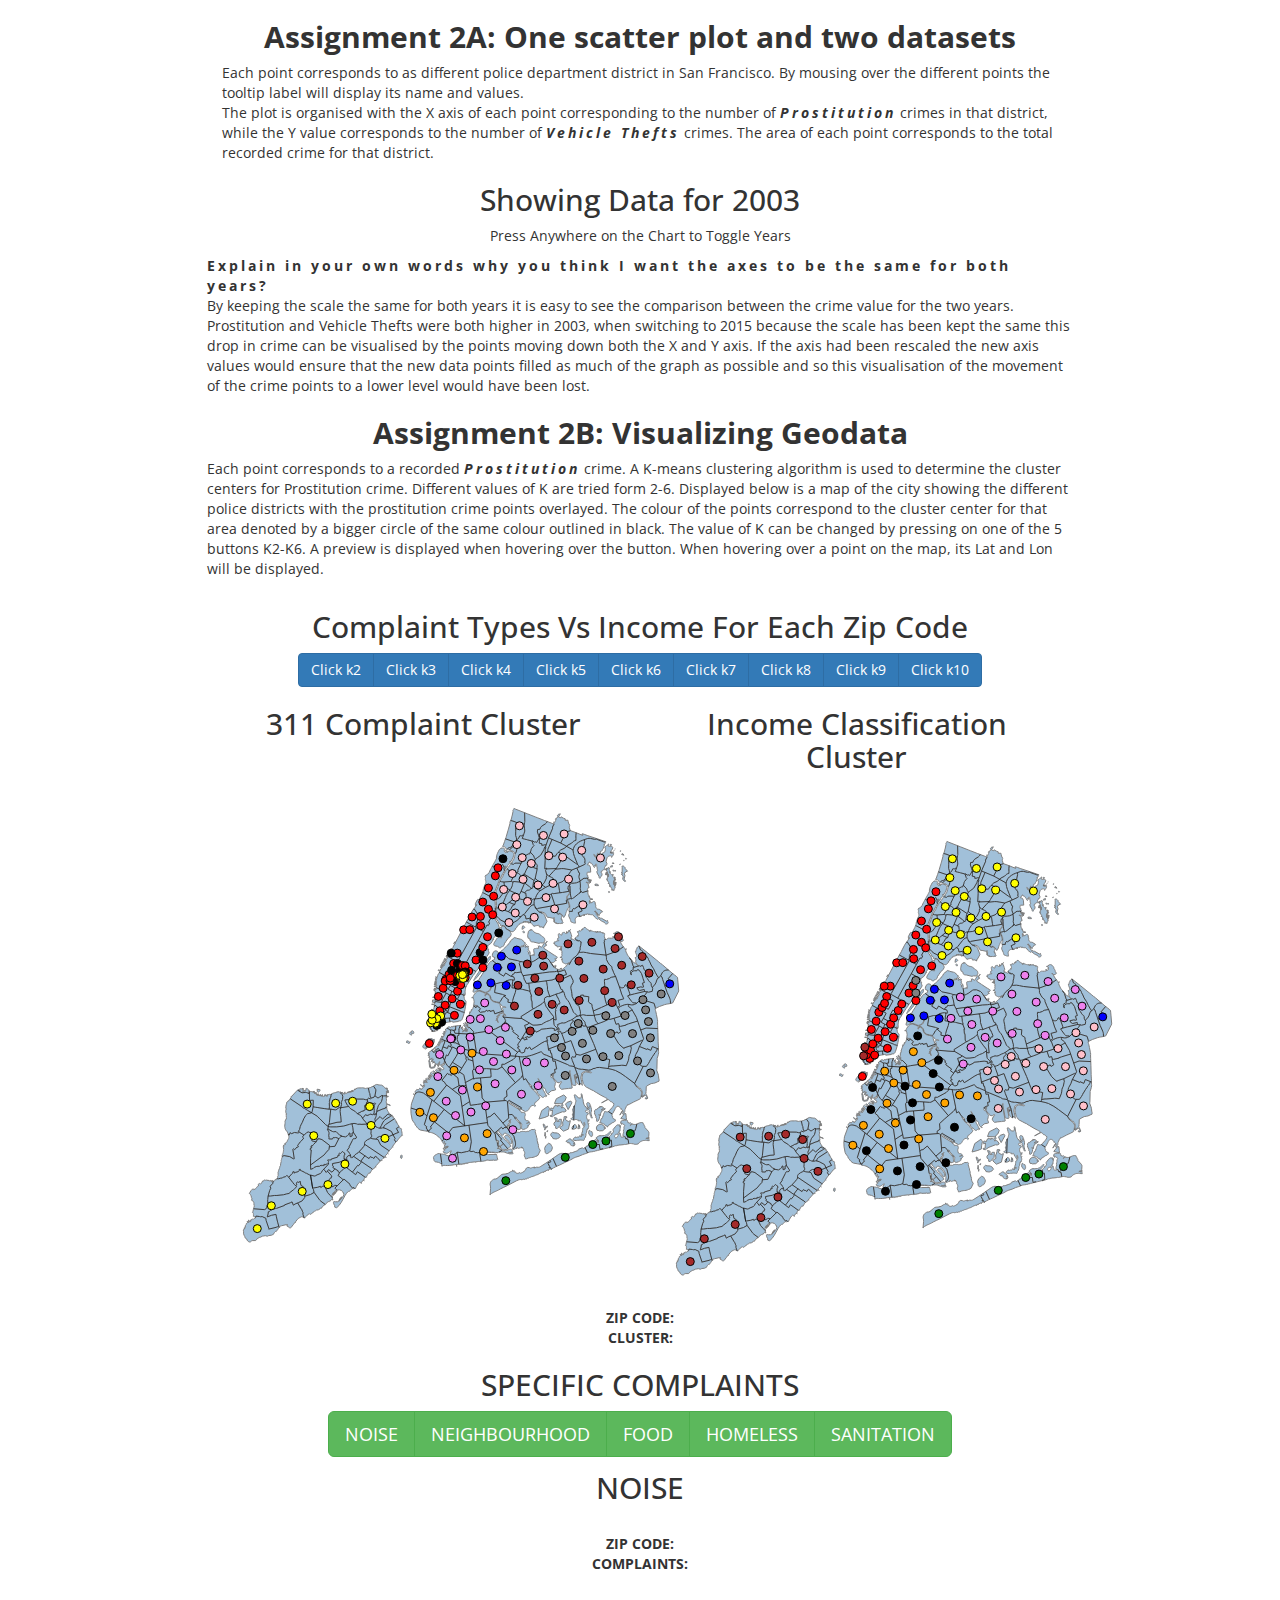
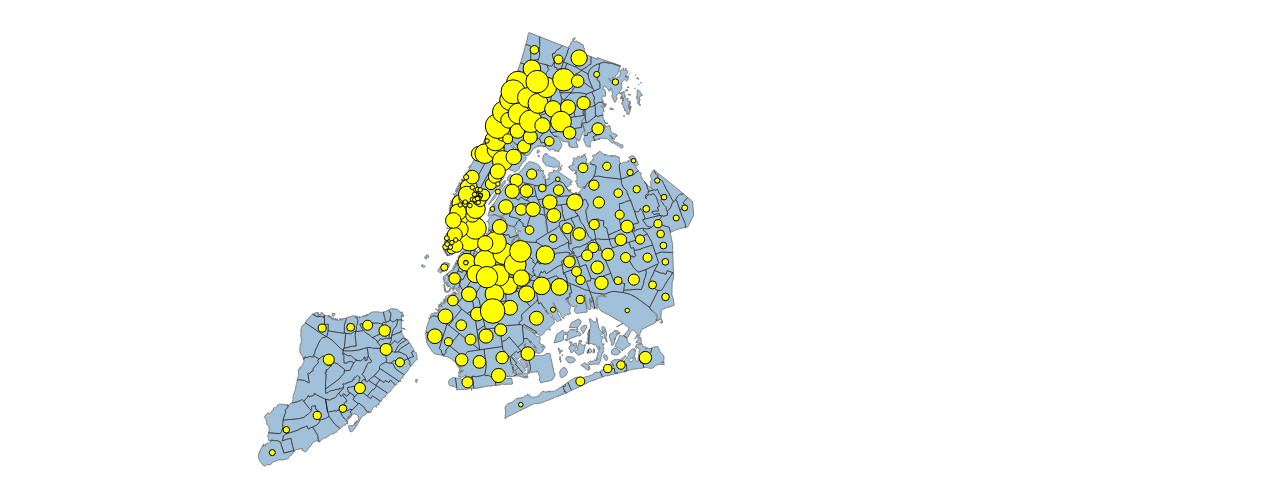
<file: index.html>
<!DOCTYPE html>
<html lang="en">

<head>
    <title>Assignment 2</title>
    <meta charset="utf-8">
    <meta name="viewport" content="width=device-width, initial-scale=1, user-scalable=0">

    <link rel="stylesheet" type="text/css" href="src/bootstrap/css/bootstrap.css">
    <link rel="stylesheet" type="text/css" href="src/css/project.css">
    <link rel="stylesheet" type="text/css" href="//fonts.googleapis.com/css?family=Open+Sans" />
    <script src="https://code.jquery.com/jquery-3.1.1.min.js"></script>
    <script type="text/javascript" src="src/bootstrap/js/bootstrap.js"></script>
    <script src="//d3js.org/d3.v3.min.js"></script>
    <script src="//d3js.org/topojson.v1.min.js"></script>
   <!--  <script type="text/javascript" src="src/bootstrap/js/bootstrap.js"></script> -->
    <script src="d3.js"></script>
</head>

<body>
    <!------------------------------------------------------ Container For all Views ------------------------------------------------->
  <!--  <div class="parallax"> -->
    <div class="container">
        <!----------------------------------------------------------- Project part 1 -------------------------------------------------------------->
        <div id="parallax-curtain">
            <h2 align="center"><strong>Assignment 2A: One scatter plot and two datasets</strong></h2>
            <div class="container"  align="center">
                <p align="left">Each point corresponds to as different police department district in San Francisco.
                By mousing over the different points the tooltip label will display its name and values.
                    <br> The plot is organised with the X axis of each point corresponding to the number of
                    <b><i>Prostitution</i></b> crimes in that district, while the Y value corresponds to the number of <b><i>Vehicle Thefts</i></b> crimes.
                    The area of each point corresponds to the total recorded crime for that district.</p>
                <h2 id="year">Showing Data for 2003</h2>
                <p>Press Anywhere on the Chart to Toggle Years</p>
            </div>
            <div>
            <p><b>Explain in your own words why you think I want the axes to be the same for both years?</b><br>
                By keeping the scale the same for both years it is easy to see the comparison between the crime value for the two years.
                Prostitution and Vehicle Thefts were both higher in 2003, when switching to 2015 because the scale has been kept the same this drop in crime can
                be visualised by the points moving down both the X and Y axis. If the axis had been rescaled the new axis values would ensure that the new data points
                filled as much of the graph as possible and so this visualisation of the movement of the crime points to a lower level would have been lost.
            </p>
            </div>
            <div id="tooltip" class="hidden">
            </div>
        <!--------------------------------------------------------- Project part 2  ---------------------------------------------- -->
            <h2 align="center"><strong>Assignment 2B: Visualizing Geodata</strong></h2>
            <p align="left">Each point corresponds to a recorded <b><i>Prostitution</i></b> crime. A K-means clustering algorithm
            is used to determine the cluster centers for Prostitution crime. Different values of K are tried form 2-6. Displayed below
            is a map of the city showing the different police districts with the prostitution crime points overlayed. The colour of the points
            correspond to the cluster center for that area denoted by a bigger circle of the same colour outlined in black. The value of
            K can be changed by pressing on one of the 5 buttons K2-K6. A preview is displayed when hovering over the button. When hovering over
            a point on the map, its Lat and Lon will be displayed.
                <!-- <div class="btn col-xs-12 col-sm-12 col-md-12" align="center">
                    <div class="btn-group">
                        <button type="button" class="btn btn-primary button" id="k2">Click k2</button>
                        <button type="button" class="btn btn-primary button" id="k3">Click k3</button>
                        <button type="button" class="btn btn-primary button" id="k4">Click k4</button>
                        <button type="button" class="btn btn-primary button" id="k5">Click k5</button>
                        <button type="button" class="btn btn-primary button" id="k6">Click k6</button>
                    </div>
                </div> -->
                <div class="row">
                    <div class="col-xs-3 col-md-3">
                        <!-- <img id="pics" style.visibility="false" class="image" width="100%" height="100%" src="minPics/k2.PNG" /> -->
                   <div id="tooltip2" class="hidden"></div>
                    </div>
                  </div>
                  <div id="vis3"></div>
                <div class="container">
                  <h2 id="kmean" align="center">Complaint Types Vs Income For Each Zip Code</h2>
                  <div class="col-xs-12 col-sm-12 col-md-12" align="center">
                      <div class="btn-group">
                          <button type="button" class="btn btn-primary button comp" id="k2">Click k2</button>
                          <button type="button" class="btn btn-primary button comp" id="k3">Click k3</button>
                          <button type="button" class="btn btn-primary button comp" id="k4">Click k4</button>
                          <button type="button" class="btn btn-primary button comp" id="k5">Click k5</button>
                          <button type="button" class="btn btn-primary button comp" id="k6">Click k6</button>
                          <button type="button" class="btn btn-primary button comp" id="k7">Click k7</button>
                          <button type="button" class="btn btn-primary button comp" id="k8">Click k8</button>
                          <button type="button" class="btn btn-primary button comp" id="k9">Click k9</button>
                          <button type="button" class="btn btn-primary button comp" id="k10">Click k10</button>
                      </div>
                  </div>
                  <div class="row">
                        <div class="col-md-6" id="vis1">
                            <h2 id="kmean1" align="center">311 Complaint Cluster</h2>
                        </div>
                        <div class="col-md-6" id="vis2">
                            <h2 id="kmean2" align="center">Income Classification Cluster</h2>
                        </div>
                  </div>
                  <div id="tooltip5" align="center"><br><strong>ZIP CODE:<br><strong>CLUSTER: </strong></div>
                    <div >
                      <h2 id="spf" align="center">SPECIFIC COMPLAINTS</h2>
                      <div class="col-xs-12 col-sm-12 col-md-12" align="center">
                          <div class="btn-group">
                              <button type="button" class="btn btn-success button btn-lg spf" id="spf1">NOISE</button>
                              <button type="button" class="btn btn-success btn-lg button spf" id="spf2">NEIGHBOURHOOD</button>
                              <button type="button" class="btn btn-success btn-lg button spf" id="spf3">FOOD</button>
                              <button type="button" class="btn btn-success btn-lg button spf" id="spf4">HOMELESS</button>
                              <button type="button" class="btn btn-success btn-lg button spf" id="spf5">SANITATION</button>
                          </div>
                      </div>
                    <br>
                    <br>
                      <h2 id="spfText" align="center">NOISE</h2>
                      <div id="tooltip3" align="center"><br><strong>ZIP CODE:<br><strong>COMPLAINTS: </strong></div>
                      <div class="col-md-12" id="vis4"></div>
                    </div>
                </div>
            </div>
        </div>
        <script type="text/javascript" src="src/js/project.js"></script>
    <!--</div>-->
</body>
</html>
</file>
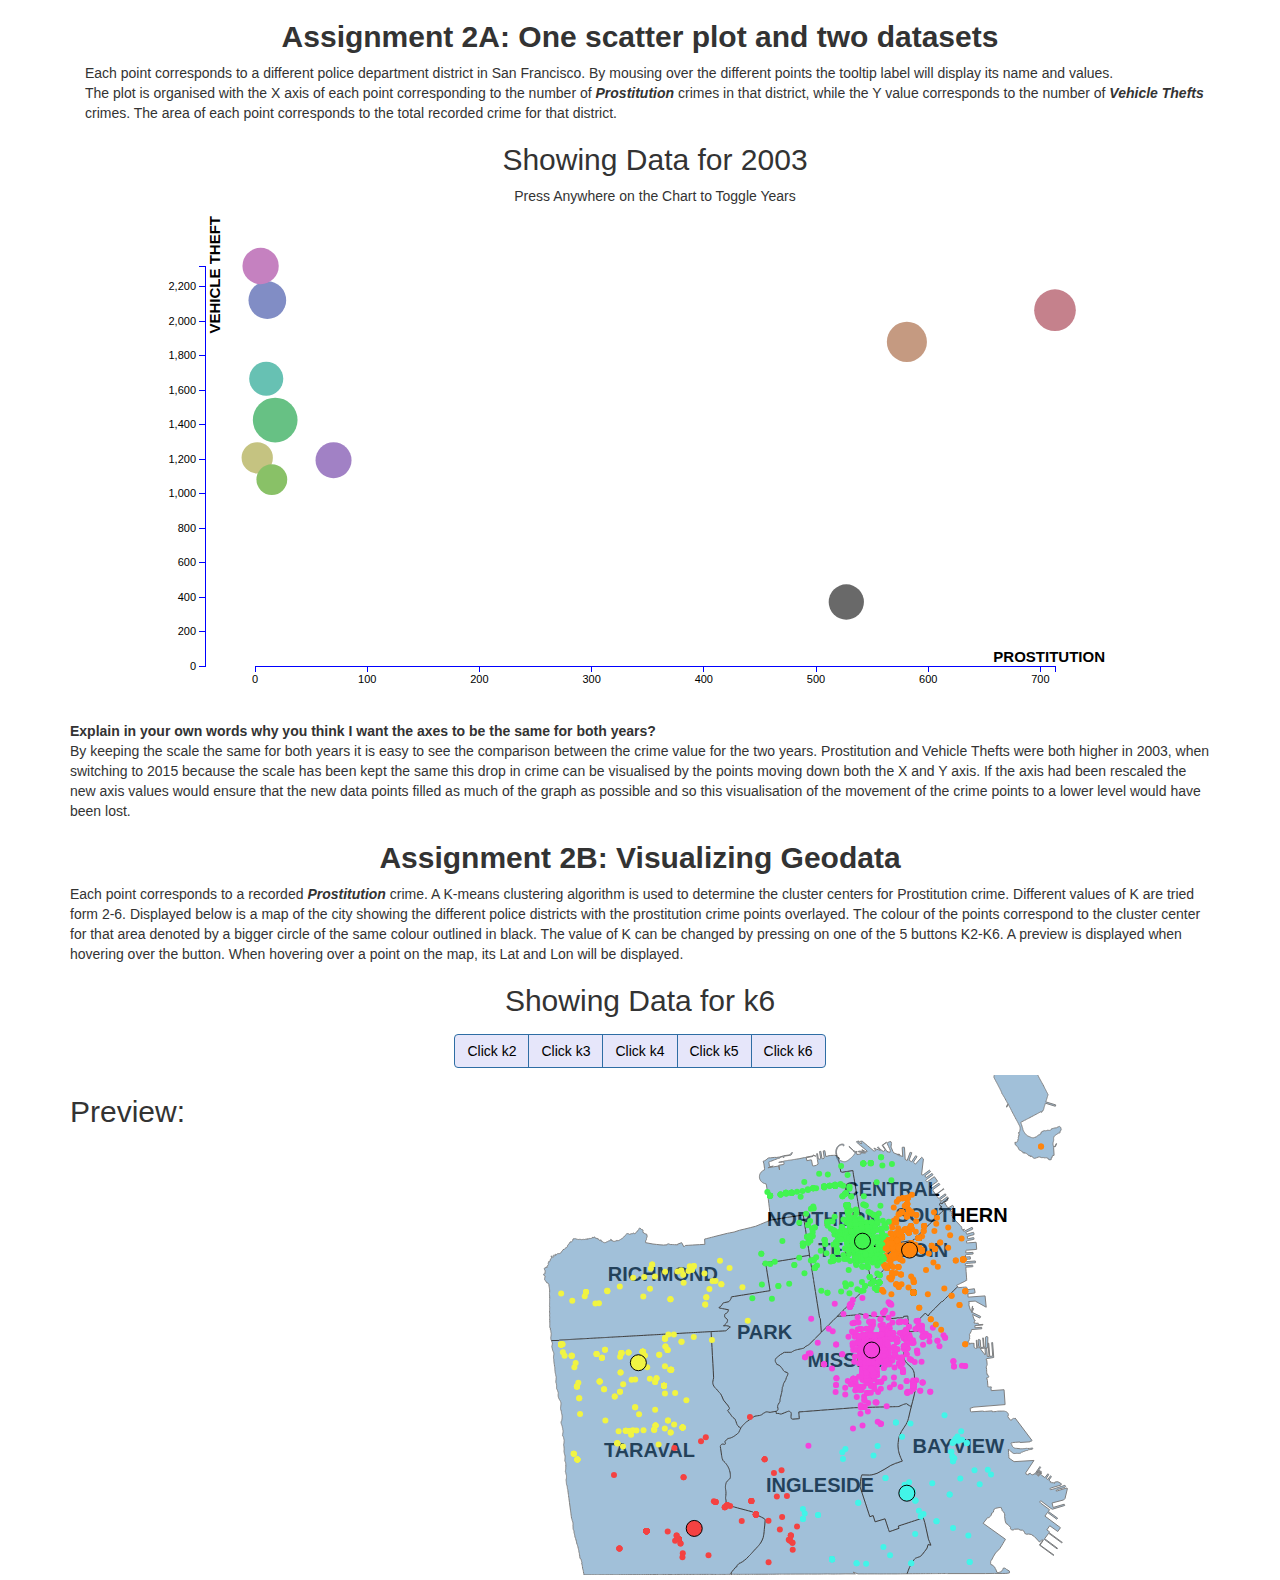
<file: old/index.html>
<!DOCTYPE html>
<html lang="en">

<head>
    <title>Assignment 2</title>
    <meta charset="utf-8">
    <meta name="viewport" content="width=device-width, initial-scale=1, user-scalable=0">

    <link rel="stylesheet" type="text/css" href="src/bootstrap/css/bootstrap.css">
    <link rel="stylesheet" type="text/css" href="src/css/Assignment2.css">
    <script type="text/javascript" src="src/bootstrap/js/jquery-3.1.1.min.js"></script>
    <script type="text/javascript" src="src/bootstrap/js/bootstrap.js"></script>
    <script src="d3.js"></script>
</head>

<body>
    <!------------------------------------------------------ Container For all Views ------------------------------------------------->
    <div class="container">
        <!----------------------------------------------------------- Assignment 2A -------------------------------------------------------------->
        <h2 align="center"><strong>Assignment 2A: One scatter plot and two datasets</strong></h2>
        <div class="container" id="vis1" align="center">
            <p align="left">Each point corresponds to a different police department district in San Francisco.
              By mousing over the different points the tooltip label will display its name and values.
                <br> The plot is organised with the X axis of each point corresponding to the number of
                <b><i>Prostitution</i></b> crimes in that district, while the Y value corresponds to the number of <b><i>Vehicle Thefts</i></b> crimes.
                The area of each point corresponds to the total recorded crime for that district.</p>
            <h2 id="year">Showing Data for 2003</h2>
            <p>Press Anywhere on the Chart to Toggle Years</p>
        </div>
        <div>
          <p><b>Explain in your own words why you think I want the axes to be the same for both years?</b><br>
            By keeping the scale the same for both years it is easy to see the comparison between the crime value for the two years.
            Prostitution and Vehicle Thefts were both higher in 2003, when switching to 2015 because the scale has been kept the same this drop in crime can
            be visualised by the points moving down both the X and Y axis. If the axis had been rescaled the new axis values would ensure that the new data points
            filled as much of the graph as possible and so this visualisation of the movement of the crime points to a lower level would have been lost.
          </p>
        </div>
        <div id="tooltip" class="hidden">
        </div>
        <!--------------------------------------------------------- Assignment 2B   ----------------------------------------------->

        <h2 align="center"><strong>Assignment 2B: Visualizing Geodata</strong></h2>
        <p align="left">Each point corresponds to a recorded <b><i>Prostitution</i></b> crime. A K-means clustering algorithm
          is used to determine the cluster centers for Prostitution crime. Different values of K are tried form 2-6. Displayed below
          is a map of the city showing the different police districts with the prostitution crime points overlayed. The colour of the points
          correspond to the cluster center for that area denoted by a bigger circle of the same colour outlined in black. The value of
          K can be changed by pressing on one of the 5 buttons K2-K6. A preview is displayed when hovering over the button. When hovering over
          a point on the map, its Lat and Lon will be displayed.



            <h2 id="kmean" align="center">Showing Data for k6</h2>
            <div class="btn col-xs-12 col-sm-12 col-md-12" align="center">
                <div class="btn-group">
                    <button type="button" class="btn btn-primary button" id="k2">Click k2</button>
                    <button type="button" class="btn btn-primary button" id="k3">Click k3</button>
                    <button type="button" class="btn btn-primary button" id="k4">Click k4</button>
                    <button type="button" class="btn btn-primary button" id="k5">Click k5</button>
                    <button type="button" class="btn btn-primary button" id="k6">Click k6</button>
                </div>
            </div>

            <div class="row">
                <div class="col-xs-3 col-md-3">
                    <h2 id="preview">Preview:</h2>
                    <img id="pics" style.visibility="false" class="image" width="100%" height="100%" src="minPics/k2.PNG" />
                    <div id="tooltip2" class="hidden">
                    </div>
                </div>
                <div class="col-xs-9 col-sm-9 col-md-9" id="vis2" align="center">
                </div>
            </div>
    </div>

    <script type="text/javascript" src="src/js/Assignment2A.js"></script>
    <script type="text/javascript" src="src/js/Assignment2B.js"></script>
</body>

</html>
</file>
<file: src/css/project.css>
html {
    height: 100%;
    width: 70%;
    margin: auto;
}

body {
    height: 100%;
    font-family: "Open Sans";
}

.parallax {
    /* The image used */
    background-color: white;
    background-image: url("../../res/nyc.jpg");

    /* Set a specific height */
    min-height: 100%;;

    /* Create the parallax scrolling effect */

    background-attachment: fixed;
    background-position: center;
    background-repeat: no-repeat;
    background-size: cover;

    height:100%;
    padding-top:100vh;
}

#parallax-curtain{
    height:50%;
    background:rgba(255,255,255,0.8);
    }

.container {
    width: 100%;
    margin:auto;
}

/* Turn off parallax scrolling for tablets and phones. Increase/decrease the pixels if needed */
@media only screen and (max-device-width: 1024px) {
    .parallax {
        background-attachment: scroll;
    }
}

#tooltip {
    position: absolute;
    width: auto;
    height: auto;
    pointer-events: none;
    background-color: white;
    padding: 20px;
    border-radius: 25%;
    font-size: 12px;
    border: 3px solid #000000;
}

#tooltip.hidden {
    display: inline;
}

b {
    letter-spacing: 3px;
}
</file>
<file: old/src/css/Assignment2.css>
.center {
        margin: auto;
        display: block;
    }

    .axis path,
    .axis line {
        fill: none;
        stroke: blue;
        shape-rendering: crispEdges;
    }

    .axis text {
        font-family: sans-serif;
        font-size: 11px;
    }

    #tooltip {
        position: absolute;
        width: auto;
        height: auto;
        pointer-events: none;
    }

    #tooltip.hidden {
        display: none;
    }

    #pics {
        visibility: hidden;
    }

    .button {
        background-color: lavender;
        color: black;
    }
</file>
